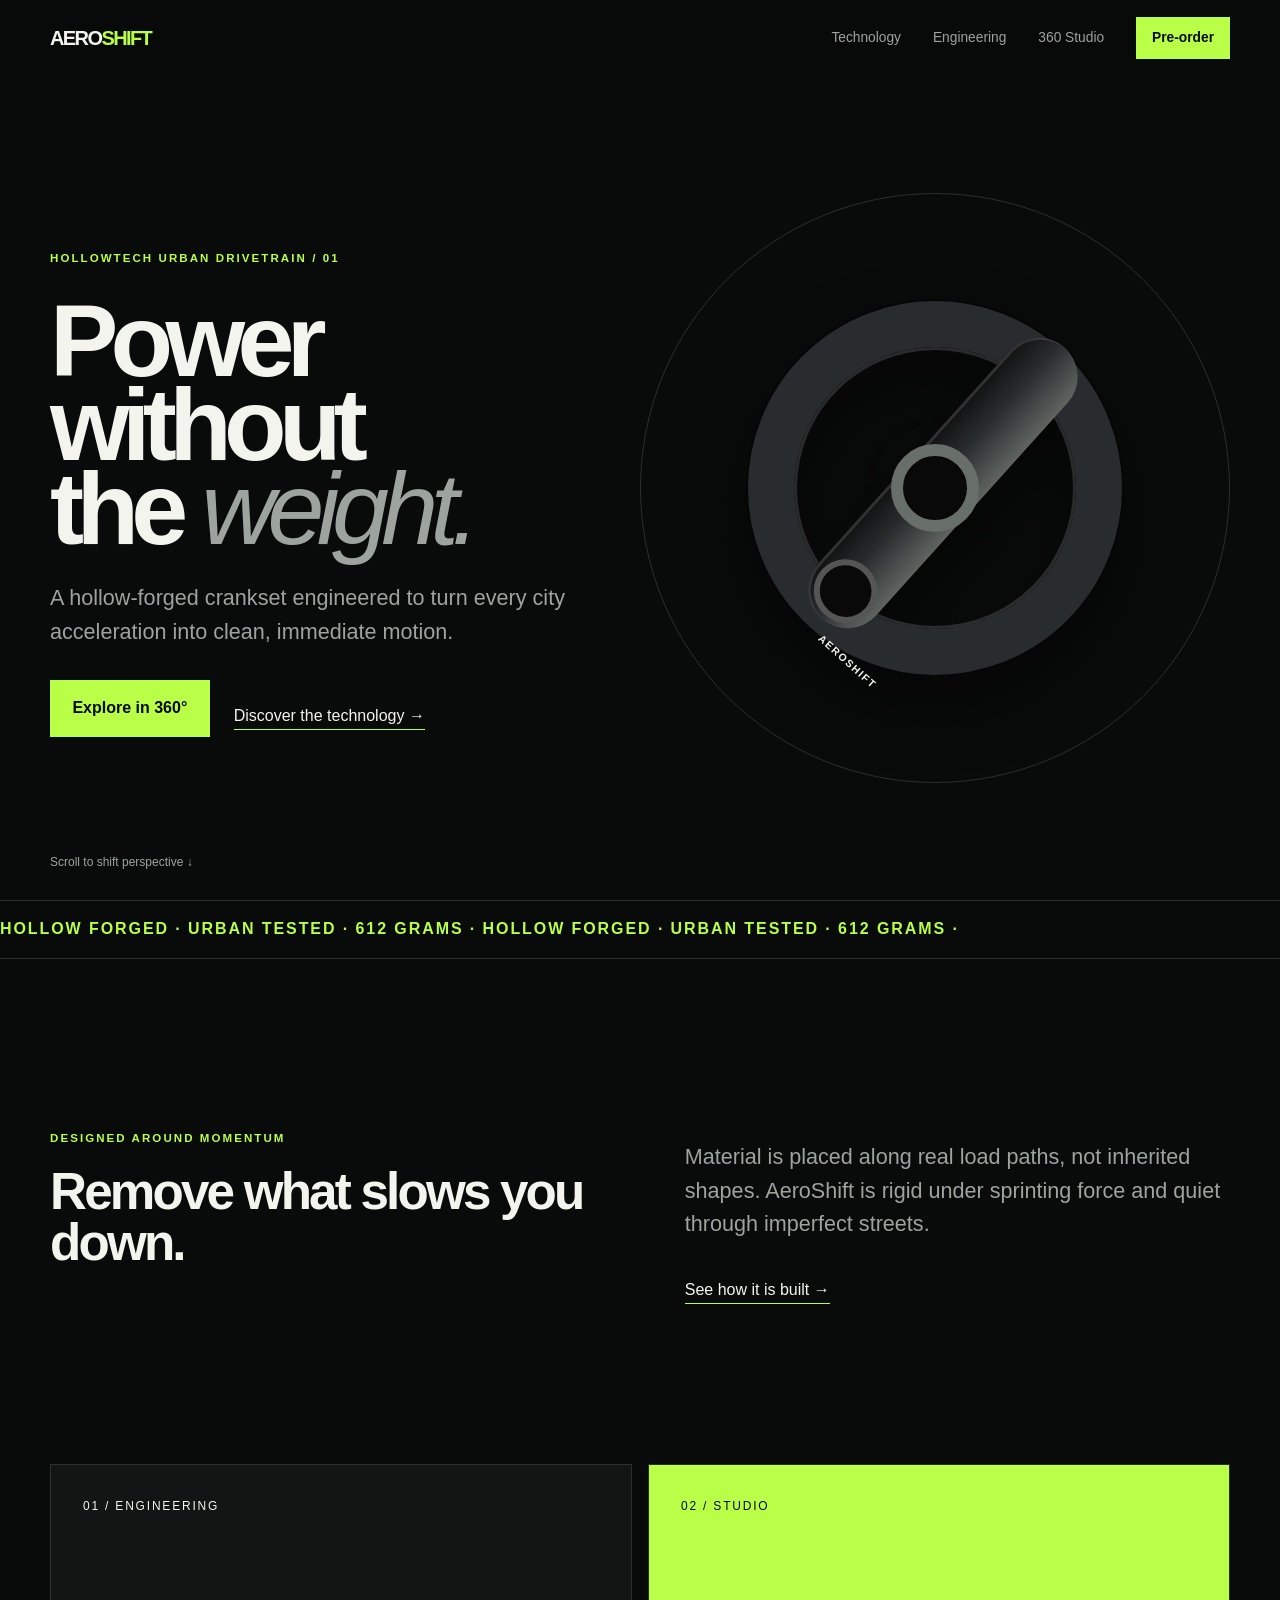
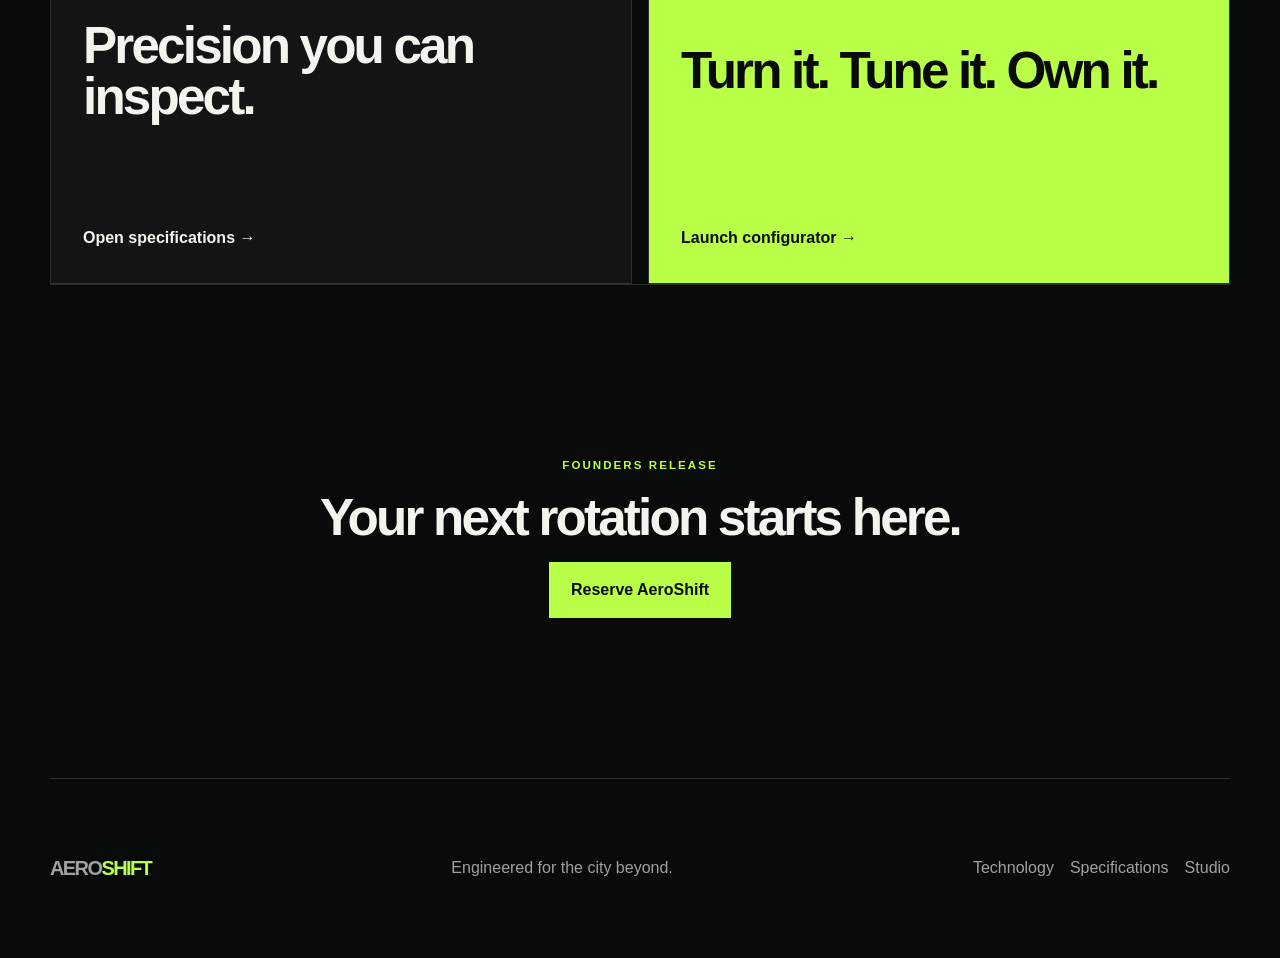
<file: index.html>
<!doctype html><html lang="en"><head><meta charset="utf-8"><meta name="viewport" content="width=device-width,initial-scale=1"><meta name="description" content="AeroShift HollowTech — a lighter, stiffer crankset for fast city riding."><title>AeroShift HollowTech</title><link rel="stylesheet" href="styles.css"><script src="script.js" defer></script></head><body><a class="skip-link" href="#main">Skip to content</a><header class="site-header"><nav class="nav shell" aria-label="Primary"><a class="brand" href="index.html" aria-current="page">AERO<span>SHIFT</span></a><button class="nav-toggle" aria-expanded="false" aria-controls="nav-links">Menu</button><div class="nav-links" id="nav-links"><a href="technology.html">Technology</a><a href="engineering.html">Engineering</a><a href="studio.html">360 Studio</a><a class="button small" href="preorder.html">Pre-order</a></div></nav></header><main id="main"><section class="hero shell"><div class="hero-copy reveal"><p class="eyebrow">HollowTech urban drivetrain / 01</p><h1>Power without<br>the <em>weight.</em></h1><p class="lede">A hollow-forged crankset engineered to turn every city acceleration into clean, immediate motion.</p><div class="hero-actions"><a class="button" href="studio.html">Explore in 360°</a><a class="text-link" href="technology.html">Discover the technology →</a></div></div><div class="hero-visual reveal" aria-label="Abstract AeroShift crankset illustration" role="img"><div class="crank-art"><div class="ring"></div><div class="arm"></div><div class="axle"></div><span class="product-mark">AEROSHIFT</span></div><span class="orbit"></span></div><p class="scroll-cue">Scroll to shift perspective ↓</p></section><section class="marquee" aria-label="Product qualities"><div>HOLLOW FORGED · URBAN TESTED · 612 GRAMS · HOLLOW FORGED · URBAN TESTED · 612 GRAMS ·</div></section><section class="split shell section"><div class="reveal"><p class="eyebrow">Designed around momentum</p><h2>Remove what slows you down.</h2></div><div class="reveal"><p class="lede">Material is placed along real load paths, not inherited shapes. AeroShift is rigid under sprinting force and quiet through imperfect streets.</p><a class="text-link" href="technology.html">See how it is built →</a></div></section><section class="home-cards shell"><a class="image-card reveal" href="engineering.html"><span>01 / Engineering</span><h2>Precision you can inspect.</h2><b>Open specifications →</b></a><a class="image-card accent reveal" href="studio.html"><span>02 / Studio</span><h2>Turn it. Tune it. Own it.</h2><b>Launch configurator →</b></a></section><section class="cta shell section reveal"><p class="eyebrow">Founders release</p><h2>Your next rotation starts here.</h2><a class="button" href="preorder.html">Reserve AeroShift</a></section></main><footer class="footer shell"><a class="brand" href="index.html">AERO<span>SHIFT</span></a><p>Engineered for the city beyond.</p><nav aria-label="Footer"><a href="technology.html">Technology</a><a href="engineering.html">Specifications</a><a href="studio.html">Studio</a></nav></footer></body></html>
</file>
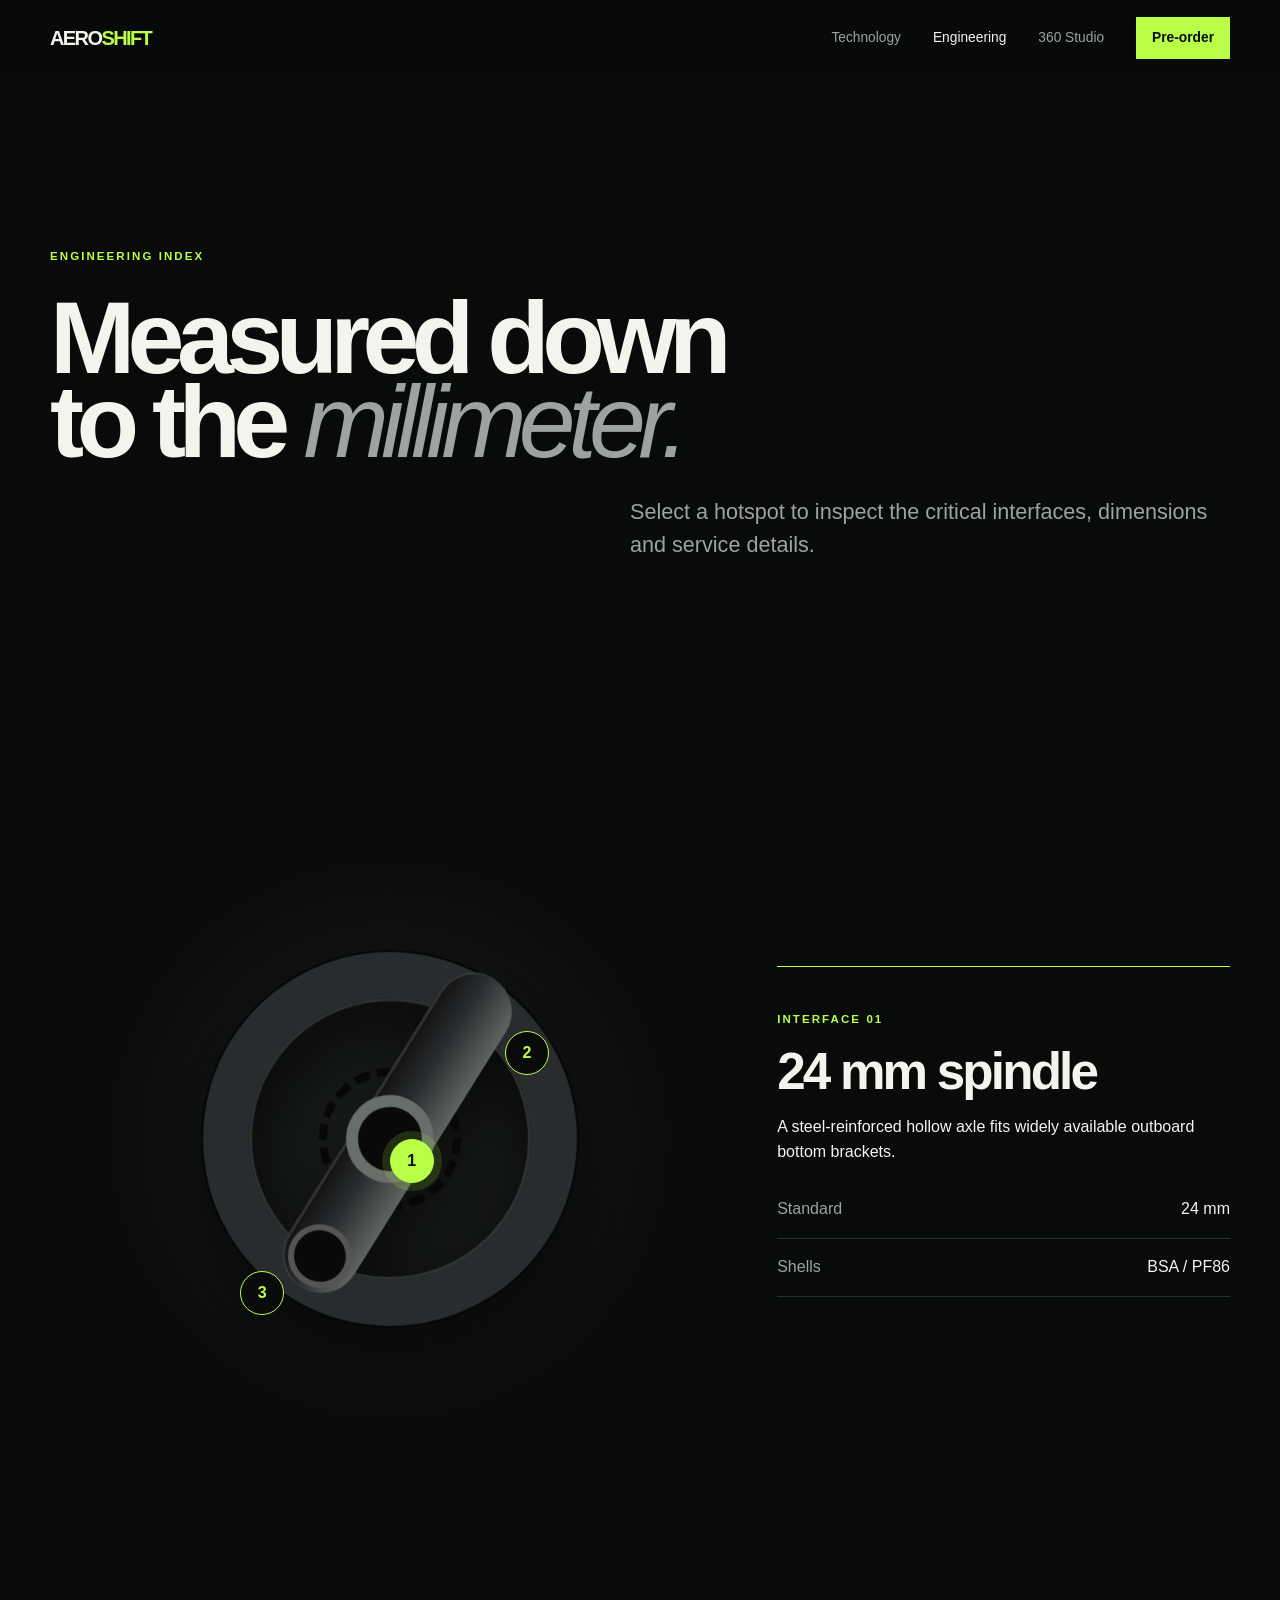
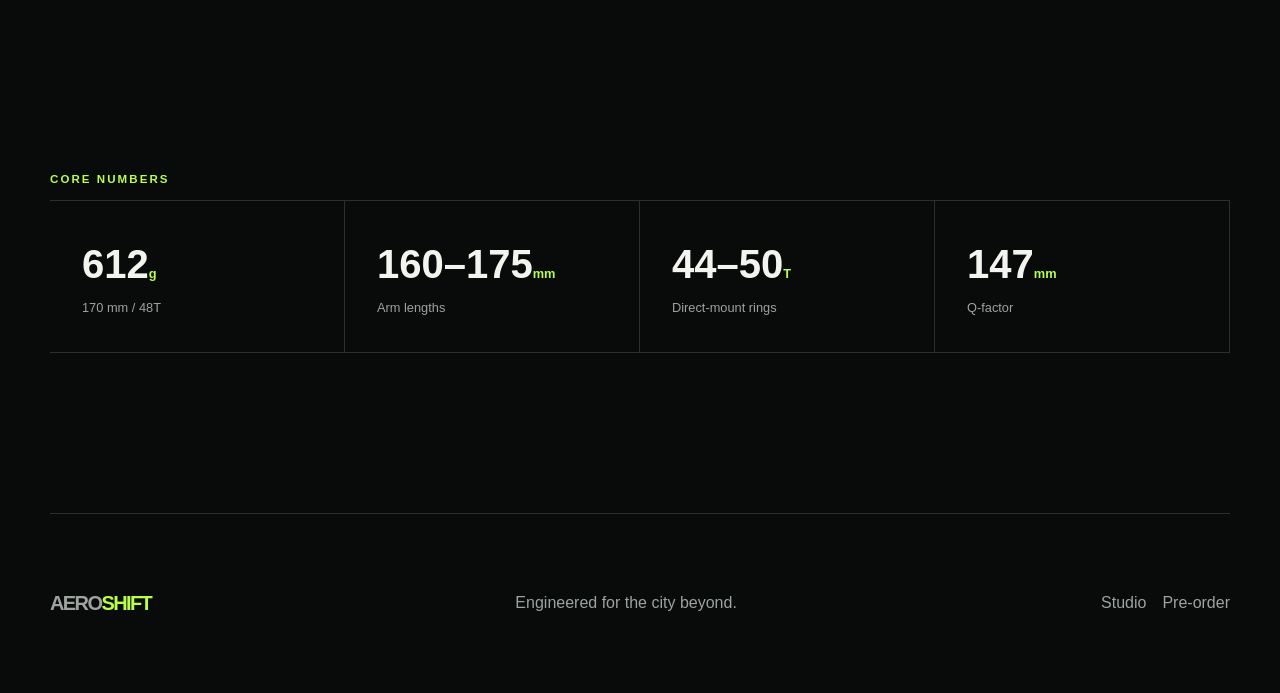
<file: engineering.html>
<!doctype html><html lang="en"><head><meta charset="utf-8"><meta name="viewport" content="width=device-width,initial-scale=1"><meta name="description" content="AeroShift HollowTech dimensions, compatibility and interactive specifications."><title>Engineering — AeroShift</title><link rel="stylesheet" href="styles.css"><script src="script.js" defer></script></head><body><a class="skip-link" href="#main">Skip to content</a><header class="site-header"><nav class="nav shell" aria-label="Primary"><a class="brand" href="index.html">AERO<span>SHIFT</span></a><button class="nav-toggle" aria-expanded="false" aria-controls="nav-links">Menu</button><div class="nav-links" id="nav-links"><a href="technology.html">Technology</a><a href="engineering.html" aria-current="page">Engineering</a><a href="studio.html">360 Studio</a><a class="button small" href="preorder.html">Pre-order</a></div></nav></header><main id="main"><section class="page-hero shell reveal"><p class="eyebrow">Engineering index</p><h1>Measured down<br>to the <em>millimeter.</em></h1><p class="lede">Select a hotspot to inspect the critical interfaces, dimensions and service details.</p></section><section class="shell hotspot-layout section"><div class="hotspot-stage reveal" aria-label="Interactive crankset technical diagram"><div class="crank-art technical" aria-hidden="true"><div class="ring"></div><div class="arm"></div><div class="axle"></div></div><button class="hotspot active" style="--x:50%;--y:50%" data-hotspot="spindle" aria-label="Show spindle specification">1</button><button class="hotspot" style="--x:67%;--y:32%" data-hotspot="ring" aria-label="Show chainring specification">2</button><button class="hotspot" style="--x:28%;--y:72%" data-hotspot="arm" aria-label="Show crank arm specification">3</button></div><aside class="spec-card reveal" aria-live="polite"><p class="eyebrow" id="spec-kicker">Interface 01</p><h2 id="spec-title">24 mm spindle</h2><p id="spec-copy">A steel-reinforced hollow axle fits widely available outboard bottom brackets.</p><dl id="spec-list"><div><dt>Standard</dt><dd>24 mm</dd></div><div><dt>Shells</dt><dd>BSA / PF86</dd></div></dl></aside></section><section class="shell section"><p class="eyebrow">Core numbers</p><div class="metrics"><div><strong>612<small>g</small></strong><span>170 mm / 48T</span></div><div><strong>160–175<small>mm</small></strong><span>Arm lengths</span></div><div><strong>44–50<small>T</small></strong><span>Direct-mount rings</span></div><div><strong>147<small>mm</small></strong><span>Q-factor</span></div></div></section></main><footer class="footer shell"><a class="brand" href="index.html">AERO<span>SHIFT</span></a><p>Engineered for the city beyond.</p><nav aria-label="Footer"><a href="studio.html">Studio</a><a href="preorder.html">Pre-order</a></nav></footer></body></html>
</file>
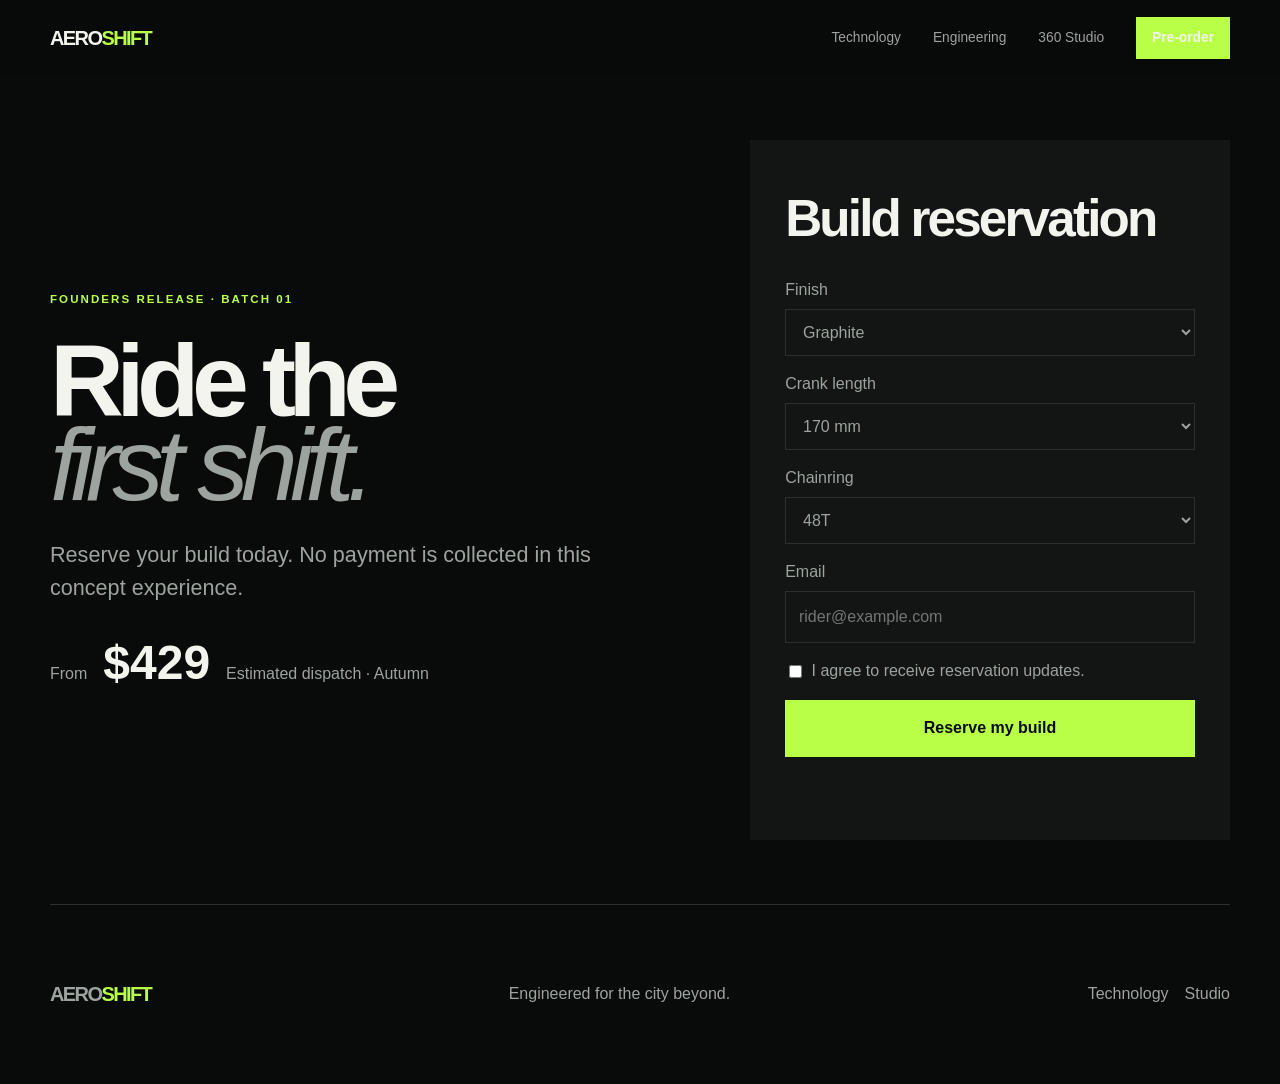
<file: preorder.html>
<!doctype html><html lang="en"><head><meta charset="utf-8"><meta name="viewport" content="width=device-width,initial-scale=1"><meta name="description" content="Reserve an AeroShift HollowTech crankset."><title>Pre-order — AeroShift</title><link rel="stylesheet" href="styles.css"><script src="script.js" defer></script></head><body><a class="skip-link" href="#main">Skip to content</a><header class="site-header"><nav class="nav shell" aria-label="Primary"><a class="brand" href="index.html">AERO<span>SHIFT</span></a><button class="nav-toggle" aria-expanded="false" aria-controls="nav-links">Menu</button><div class="nav-links" id="nav-links"><a href="technology.html">Technology</a><a href="engineering.html">Engineering</a><a href="studio.html">360 Studio</a><a class="button small" href="preorder.html" aria-current="page">Pre-order</a></div></nav></header><main id="main"><section class="order shell"><div class="reveal"><p class="eyebrow">Founders release · Batch 01</p><h1>Ride the<br><em>first shift.</em></h1><p class="lede">Reserve your build today. No payment is collected in this concept experience.</p><div class="order-summary"><span>From</span><strong>$429</strong><span>Estimated dispatch · Autumn</span></div></div><form class="order-form reveal" id="order-form"><h2>Build reservation</h2><label>Finish<select name="finish"><option>Graphite</option><option>Machined Silver</option><option>Burnt Copper</option></select></label><label>Crank length<select name="length"><option>160 mm</option><option>165 mm</option><option selected>170 mm</option><option>175 mm</option></select></label><label>Chainring<select name="ring"><option>44T</option><option selected>48T</option><option>50T</option></select></label><label>Email<input type="email" required autocomplete="email" placeholder="rider@example.com"></label><label class="check"><input type="checkbox" required><span>I agree to receive reservation updates.</span></label><button class="button" type="submit">Reserve my build</button><p class="form-status" id="form-status" aria-live="polite"></p></form></section></main><footer class="footer shell"><a class="brand" href="index.html">AERO<span>SHIFT</span></a><p>Engineered for the city beyond.</p><nav aria-label="Footer"><a href="technology.html">Technology</a><a href="studio.html">Studio</a></nav></footer></body></html>
</file>
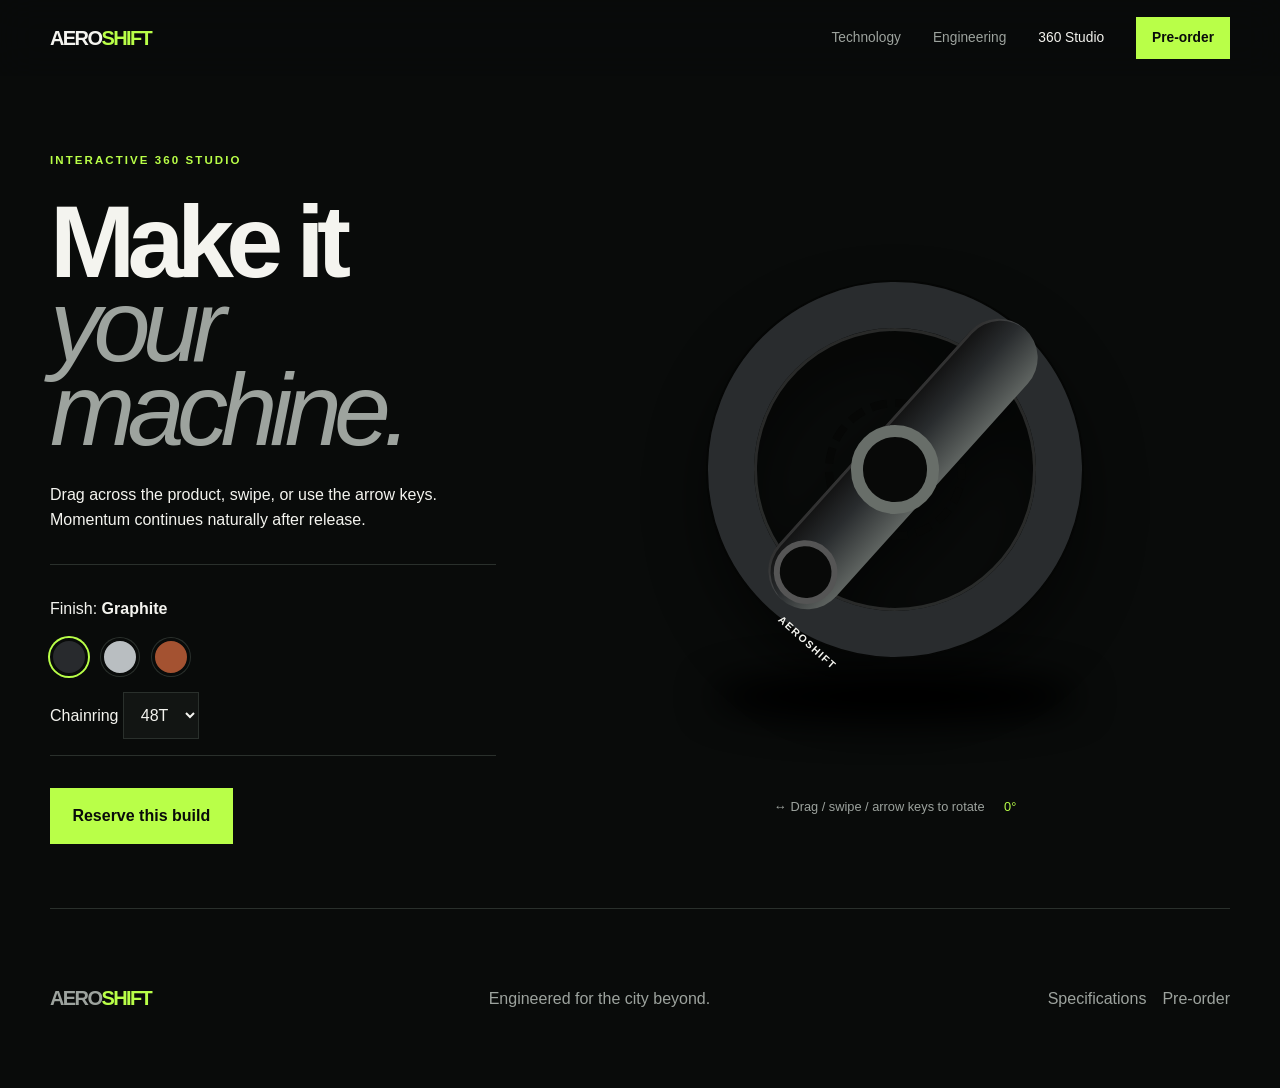
<file: studio.html>
<!doctype html><html lang="en"><head><meta charset="utf-8"><meta name="viewport" content="width=device-width,initial-scale=1"><meta name="description" content="Configure and explore AeroShift HollowTech in an interactive 360 studio."><title>360 Studio — AeroShift</title><link rel="stylesheet" href="styles.css"><script src="script.js" defer></script></head><body><a class="skip-link" href="#main">Skip to content</a><header class="site-header"><nav class="nav shell" aria-label="Primary"><a class="brand" href="index.html">AERO<span>SHIFT</span></a><button class="nav-toggle" aria-expanded="false" aria-controls="nav-links">Menu</button><div class="nav-links" id="nav-links"><a href="technology.html">Technology</a><a href="engineering.html">Engineering</a><a href="studio.html" aria-current="page">360 Studio</a><a class="button small" href="preorder.html">Pre-order</a></div></nav></header><main id="main"><section class="studio shell"><div class="studio-copy reveal"><p class="eyebrow">Interactive 360 studio</p><h1>Make it<br><em>your machine.</em></h1><p>Drag across the product, swipe, or use the arrow keys. Momentum continues naturally after release.</p><div class="config" role="group" aria-label="Choose crankset finish"><p>Finish: <strong id="finish-name">Graphite</strong></p><div class="swatches"><button class="swatch active" data-finish="graphite" aria-label="Graphite finish" style="--swatch:#282a2d"></button><button class="swatch" data-finish="silver" aria-label="Machined silver finish" style="--swatch:#b9bec1"></button><button class="swatch" data-finish="copper" aria-label="Burnt copper finish" style="--swatch:#a45231"></button></div><label>Chainring <select id="ring-size"><option>44T</option><option selected>48T</option><option>50T</option></select></label></div><a class="button" href="preorder.html" id="studio-order">Reserve this build</a></div><div><div class="viewer reveal" tabindex="0" role="application" aria-label="360 degree crankset viewer. Drag horizontally or use left and right arrow keys." data-viewer><div class="viewer-product" id="viewer-product"><div class="ring"></div><div class="arm"></div><div class="axle"></div><span class="product-mark">AEROSHIFT</span></div><div class="viewer-shadow"></div></div><p class="viewer-help">↔ Drag / swipe / arrow keys to rotate <output id="angle-output" aria-live="polite">0°</output></p></div></section></main><footer class="footer shell"><a class="brand" href="index.html">AERO<span>SHIFT</span></a><p>Engineered for the city beyond.</p><nav aria-label="Footer"><a href="engineering.html">Specifications</a><a href="preorder.html">Pre-order</a></nav></footer></body></html>
</file>
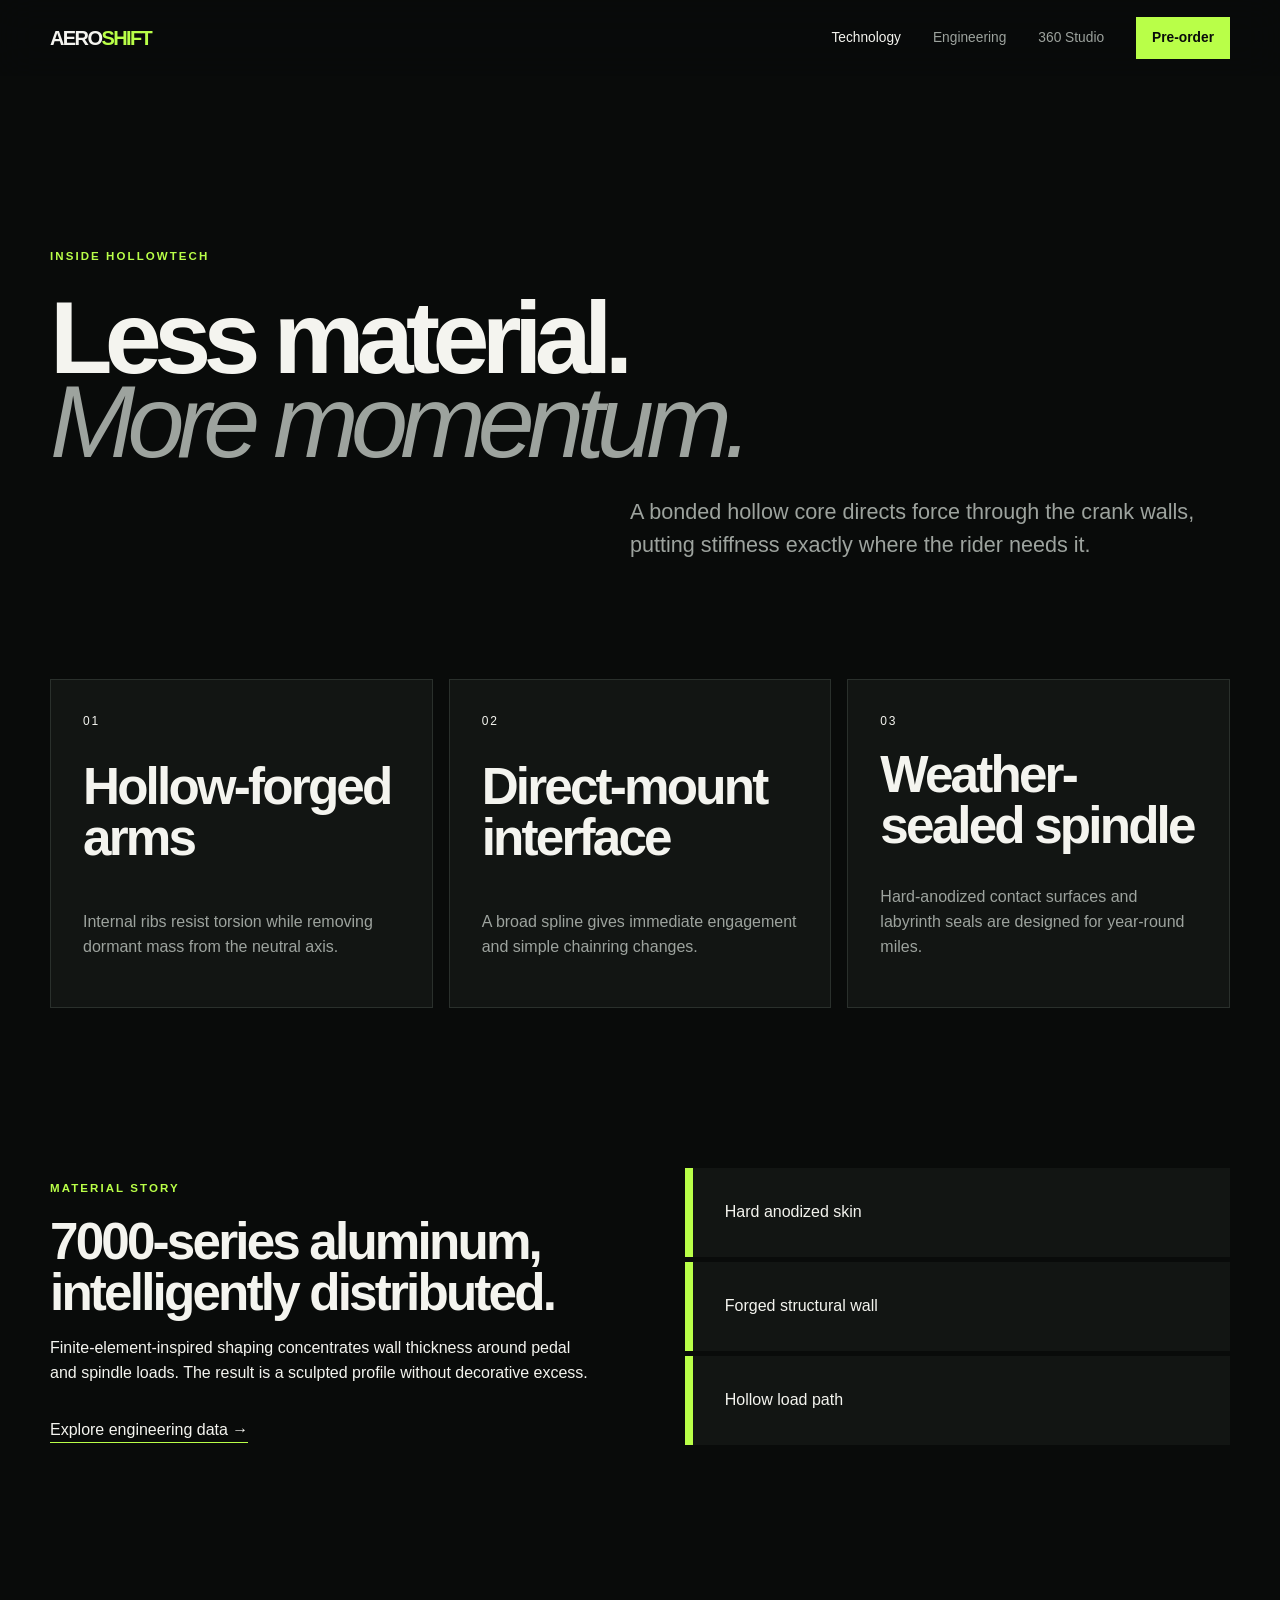
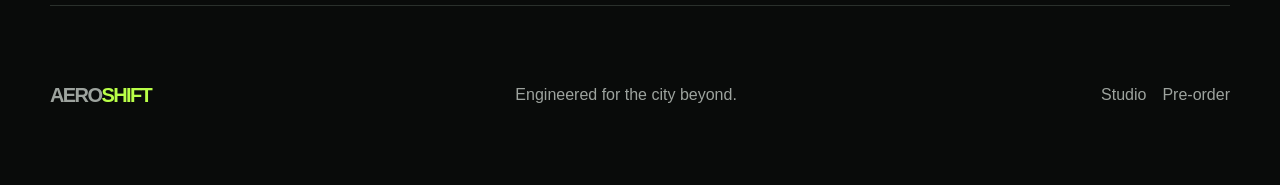
<file: technology.html>
<!doctype html><html lang="en"><head><meta charset="utf-8"><meta name="viewport" content="width=device-width,initial-scale=1"><meta name="description" content="AeroShift HollowTech materials and drivetrain technology."><title>Technology — AeroShift</title><link rel="stylesheet" href="styles.css"><script src="script.js" defer></script></head><body><a class="skip-link" href="#main">Skip to content</a><header class="site-header"><nav class="nav shell" aria-label="Primary"><a class="brand" href="index.html">AERO<span>SHIFT</span></a><button class="nav-toggle" aria-expanded="false" aria-controls="nav-links">Menu</button><div class="nav-links" id="nav-links"><a href="technology.html" aria-current="page">Technology</a><a href="engineering.html">Engineering</a><a href="studio.html">360 Studio</a><a class="button small" href="preorder.html">Pre-order</a></div></nav></header><main id="main"><section class="page-hero shell reveal"><p class="eyebrow">Inside HollowTech</p><h1>Less material.<br><em>More momentum.</em></h1><p class="lede">A bonded hollow core directs force through the crank walls, putting stiffness exactly where the rider needs it.</p></section><section class="shell feature-grid"><article class="panel reveal"><span class="number">01</span><h2>Hollow-forged arms</h2><p>Internal ribs resist torsion while removing dormant mass from the neutral axis.</p></article><article class="panel reveal"><span class="number">02</span><h2>Direct-mount interface</h2><p>A broad spline gives immediate engagement and simple chainring changes.</p></article><article class="panel reveal"><span class="number">03</span><h2>Weather-sealed spindle</h2><p>Hard-anodized contact surfaces and labyrinth seals are designed for year-round miles.</p></article></section><section class="split shell section"><div class="reveal"><p class="eyebrow">Material story</p><h2>7000-series aluminum, intelligently distributed.</h2><p>Finite-element-inspired shaping concentrates wall thickness around pedal and spindle loads. The result is a sculpted profile without decorative excess.</p><a class="text-link" href="engineering.html">Explore engineering data →</a></div><div class="tech-diagram reveal" role="img" aria-label="Layered crank arm construction diagram"><span>Hard anodized skin</span><span>Forged structural wall</span><span>Hollow load path</span></div></section></main><footer class="footer shell"><a class="brand" href="index.html">AERO<span>SHIFT</span></a><p>Engineered for the city beyond.</p><nav aria-label="Footer"><a href="studio.html">Studio</a><a href="preorder.html">Pre-order</a></nav></footer></body></html>
</file>
<file: styles.css>
:root{--bg:#090b0a;--surface:#121513;--text:#f4f4ef;--muted:#9da39e;--line:#2a302c;--acid:#b9ff48;--shell:min(1180px,calc(100% - 40px));--ease:cubic-bezier(.2,.8,.2,1)}*{box-sizing:border-box}html{scroll-behavior:smooth}body{margin:0;background:var(--bg);color:var(--text);font-family:Arial,Helvetica,sans-serif;line-height:1.55;overflow-x:hidden}a{color:inherit;text-decoration:none}button,input,select{font:inherit;color:inherit}.shell{width:var(--shell);margin-inline:auto}.skip-link{position:fixed;top:8px;left:8px;z-index:99;background:var(--acid);color:#090b0a;padding:.7rem;transform:translateY(-150%)}.skip-link:focus{transform:none}:focus-visible{outline:2px solid var(--acid);outline-offset:4px}.site-header{position:sticky;top:0;z-index:20;background:#090b0acc;backdrop-filter:blur(18px)}.nav{height:76px;display:flex;align-items:center;justify-content:space-between}.brand{font-weight:900;letter-spacing:-.08em;font-size:1.25rem}.brand span{color:var(--acid)}.nav-links{display:flex;align-items:center;gap:2rem;font-size:.86rem}.nav-links a:not(.button){color:var(--muted)}.nav-links a:hover,.nav-links a[aria-current]{color:var(--text)}.nav-toggle{display:none;background:none;border:1px solid var(--line);padding:.5rem .8rem}.button{display:inline-block;border:0;background:var(--acid);color:#090b0a;padding:1rem 1.4rem;font-weight:800;transition:transform .25s}.button:hover{transform:translateY(-3px)}.button.small{padding:.65rem 1rem}.text-link{display:inline-block;margin-top:1rem;border-bottom:1px solid var(--acid)}.eyebrow{text-transform:uppercase;letter-spacing:.18em;color:var(--acid);font-size:.72rem;font-weight:800}.hero{min-height:calc(100vh - 76px);display:grid;grid-template-columns:1fr 1fr;align-items:center;position:relative}.hero h1,.page-hero h1,.studio h1,.order h1{font-size:clamp(3.4rem,8vw,8rem);letter-spacing:-.075em;line-height:.82;margin:.3em 0}h1 em{font-weight:400;color:var(--muted)}h2{font-size:clamp(2rem,4vw,4.5rem);line-height:1;letter-spacing:-.055em;margin:.35em 0}.lede{font-size:clamp(1.05rem,2vw,1.35rem);color:var(--muted);max-width:600px}.hero-actions{display:flex;gap:1.5rem;align-items:center;margin-top:2rem}.hero-visual{height:min(70vw,700px);display:grid;place-items:center;position:relative}.crank-art,.viewer-product{--finish:#292c2e;position:relative;width:min(48vw,520px);aspect-ratio:1;filter:drop-shadow(0 30px 28px #0008)}.ring{position:absolute;inset:14%;border:clamp(24px,4vw,46px) solid var(--finish);border-radius:50%;box-shadow:inset 0 0 0 3px #ffffff24,0 0 0 2px #050605}.ring:after{content:"";position:absolute;inset:25%;border:8px dashed #060706;border-radius:50%}.arm{position:absolute;width:15%;height:70%;left:44%;top:14%;border-radius:50px;background:linear-gradient(90deg,#111,var(--finish) 42%,#5f6461);transform:rotate(42deg);box-shadow:inset 3px 0 #ffffff21}.arm:after{content:"";position:absolute;bottom:3%;left:17%;width:66%;aspect-ratio:1;background:#080908;border-radius:50%;box-shadow:0 0 0 6px #555}.axle{position:absolute;width:17%;aspect-ratio:1;left:41.5%;top:41.5%;background:#080908;border:12px solid #686e69;border-radius:50%}.product-mark{position:absolute;left:26%;bottom:15%;font-weight:900;letter-spacing:.15em;font-size:.65rem;transform:rotate(42deg)}.orbit{position:absolute;width:100%;aspect-ratio:1;border:1px solid var(--line);border-radius:50%;animation:spin 18s linear infinite}.scroll-cue{position:absolute;bottom:1rem;color:var(--muted);font-size:.75rem}.marquee{border-block:1px solid var(--line);overflow:hidden;color:var(--acid);white-space:nowrap;padding:1rem 0}.marquee div{font-weight:900;letter-spacing:.12em;animation:marquee 18s linear infinite}.section{padding:10rem 0}.split{display:grid;grid-template-columns:1fr 1fr;gap:7vw}.home-cards,.feature-grid{display:grid;grid-template-columns:repeat(2,1fr);gap:1rem}.image-card,.panel{min-height:420px;background:var(--surface);padding:2rem;display:flex;flex-direction:column;justify-content:space-between;border:1px solid var(--line)}.image-card.accent{background:var(--acid);color:#090b0a}.image-card span,.number{font-size:.75rem;text-transform:uppercase;letter-spacing:.15em}.cta{text-align:center;border-top:1px solid var(--line)}.footer{min-height:180px;border-top:1px solid var(--line);display:flex;justify-content:space-between;align-items:center;color:var(--muted)}.footer nav{display:flex;gap:1rem}.page-hero{padding:10rem 0 6rem}.page-hero .lede{margin-left:auto}.feature-grid{grid-template-columns:repeat(3,1fr)}.panel{min-height:300px}.panel p{color:var(--muted)}.tech-diagram{display:grid;gap:5px}.tech-diagram span{padding:2rem;background:var(--surface);border-left:8px solid var(--acid)}.hotspot-layout{display:grid;grid-template-columns:1.5fr 1fr;gap:3rem;align-items:center}.hotspot-stage{position:relative;min-height:600px;background:radial-gradient(circle,#1a1e1b,transparent 65%);display:grid;place-items:center}.technical{transform:rotate(-10deg)}.hotspot{position:absolute;left:var(--x);top:var(--y);width:44px;height:44px;border-radius:50%;border:1px solid var(--acid);background:#090b0a;color:var(--acid);font-weight:bold;cursor:pointer}.hotspot.active{background:var(--acid);color:#090b0a;box-shadow:0 0 0 8px #b9ff4825}.spec-card{border-top:1px solid var(--acid);padding-top:2rem}.spec-card dl div{display:flex;justify-content:space-between;border-bottom:1px solid var(--line);padding:1rem 0}.spec-card dt{color:var(--muted)}.metrics{display:grid;grid-template-columns:repeat(4,1fr);border-block:1px solid var(--line)}.metrics div{padding:2rem;border-right:1px solid var(--line)}.metrics strong{display:block;font-size:2.5rem}.metrics small{font-size:.8rem;color:var(--acid)}.metrics span{color:var(--muted);font-size:.8rem}.studio,.order{min-height:calc(100vh - 76px);display:grid;grid-template-columns:.8fr 1.2fr;gap:4rem;align-items:center;padding-block:4rem}.config{border-block:1px solid var(--line);padding:1rem 0;margin:2rem 0}.swatches{display:flex;gap:.8rem;margin-bottom:1rem}.swatch{width:38px;height:38px;border-radius:50%;background:var(--swatch);border:3px solid var(--bg);box-shadow:0 0 0 1px var(--line);cursor:pointer}.swatch.active{box-shadow:0 0 0 2px var(--acid)}select,input{background:var(--surface);border:1px solid var(--line);padding:.8rem}.viewer{height:min(70vh,680px);display:grid;place-items:center;position:relative;cursor:grab;touch-action:none;perspective:1000px}.viewer:active{cursor:grabbing}.viewer-product{transition:filter .25s;transform-style:preserve-3d}.viewer-shadow{position:absolute;bottom:10%;width:55%;height:8%;background:#000;filter:blur(18px);border-radius:50%;z-index:-1}.viewer-help{text-align:center;color:var(--muted);font-size:.8rem}.viewer-help output{color:var(--acid);margin-left:1rem}.order{grid-template-columns:1fr 480px}.order-summary{display:flex;gap:1rem;align-items:baseline;color:var(--muted)}.order-summary strong{font-size:3rem;color:var(--text)}.order-form{background:var(--surface);padding:2.2rem;display:grid;gap:1rem}.order-form label{display:grid;gap:.4rem;color:var(--muted)}.order-form input,.order-form select{width:100%}.order-form .check{grid-template-columns:auto 1fr;align-items:center}.order-form .check input{width:auto}.form-status{color:var(--acid)}.reveal{opacity:0;transform:translateY(24px);transition:opacity .8s var(--ease),transform .8s var(--ease)}.reveal.visible{opacity:1;transform:none}@keyframes spin{to{transform:rotate(360deg)}}@keyframes marquee{to{transform:translateX(-50%)}}@media(max-width:800px){:root{--shell:min(100% - 28px,1180px)}.nav-toggle{display:block}.nav-links{display:none;position:absolute;top:76px;left:0;right:0;background:var(--surface);padding:1.5rem;flex-direction:column;align-items:stretch}.nav-links.open{display:flex}.hero,.studio,.order,.split,.hotspot-layout{grid-template-columns:1fr}.hero{padding-top:5rem}.hero-visual{height:420px}.crank-art,.viewer-product{width:min(82vw,450px)}.section{padding:6rem 0}.home-cards,.feature-grid,.metrics{grid-template-columns:1fr}.image-card{min-height:300px}.page-hero{padding:6rem 0 3rem}.hotspot-stage{min-height:430px}.studio,.order{padding-block:3rem}.footer{padding:3rem 0;align-items:flex-start;flex-direction:column}.hero-actions{align-items:flex-start;flex-direction:column}}@media(prefers-reduced-motion:reduce){html{scroll-behavior:auto}*,*:before,*:after{animation:none!important;transition-duration:.01ms!important}.reveal{opacity:1;transform:none}}
</file>
